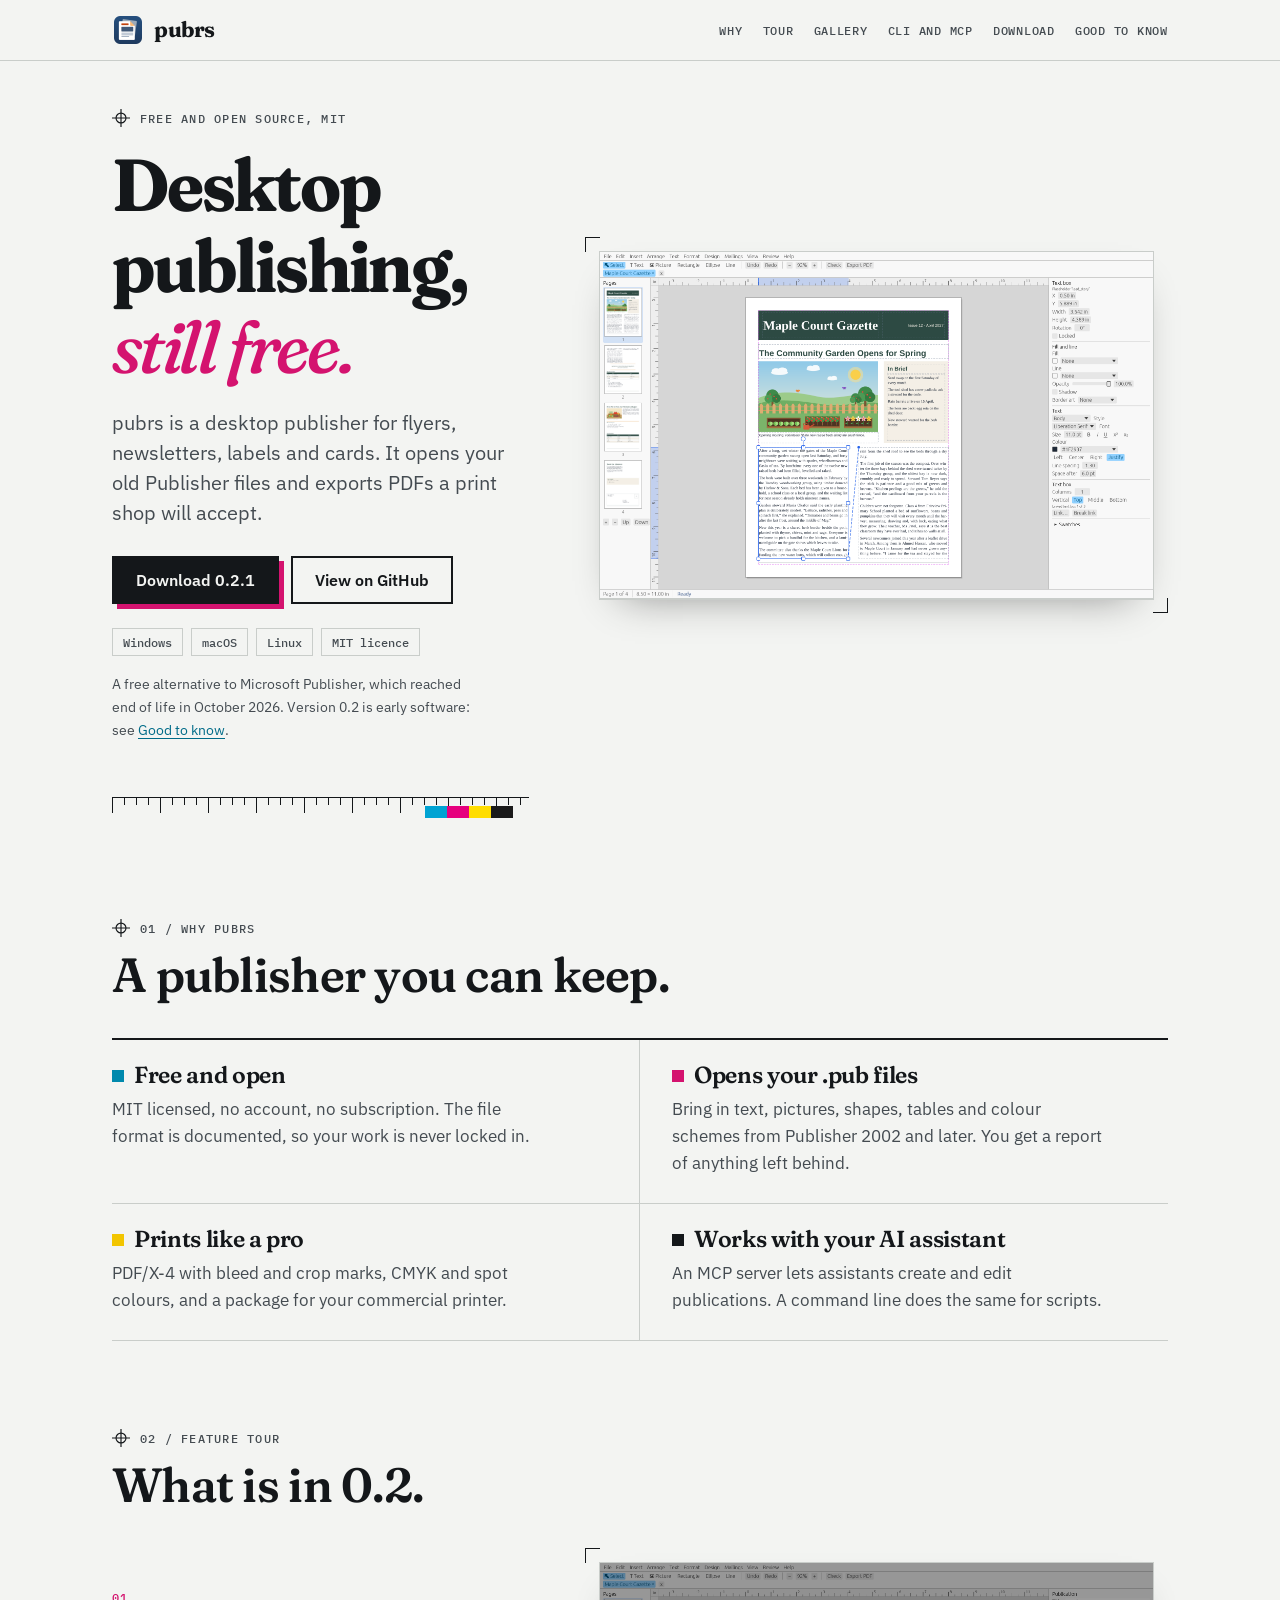
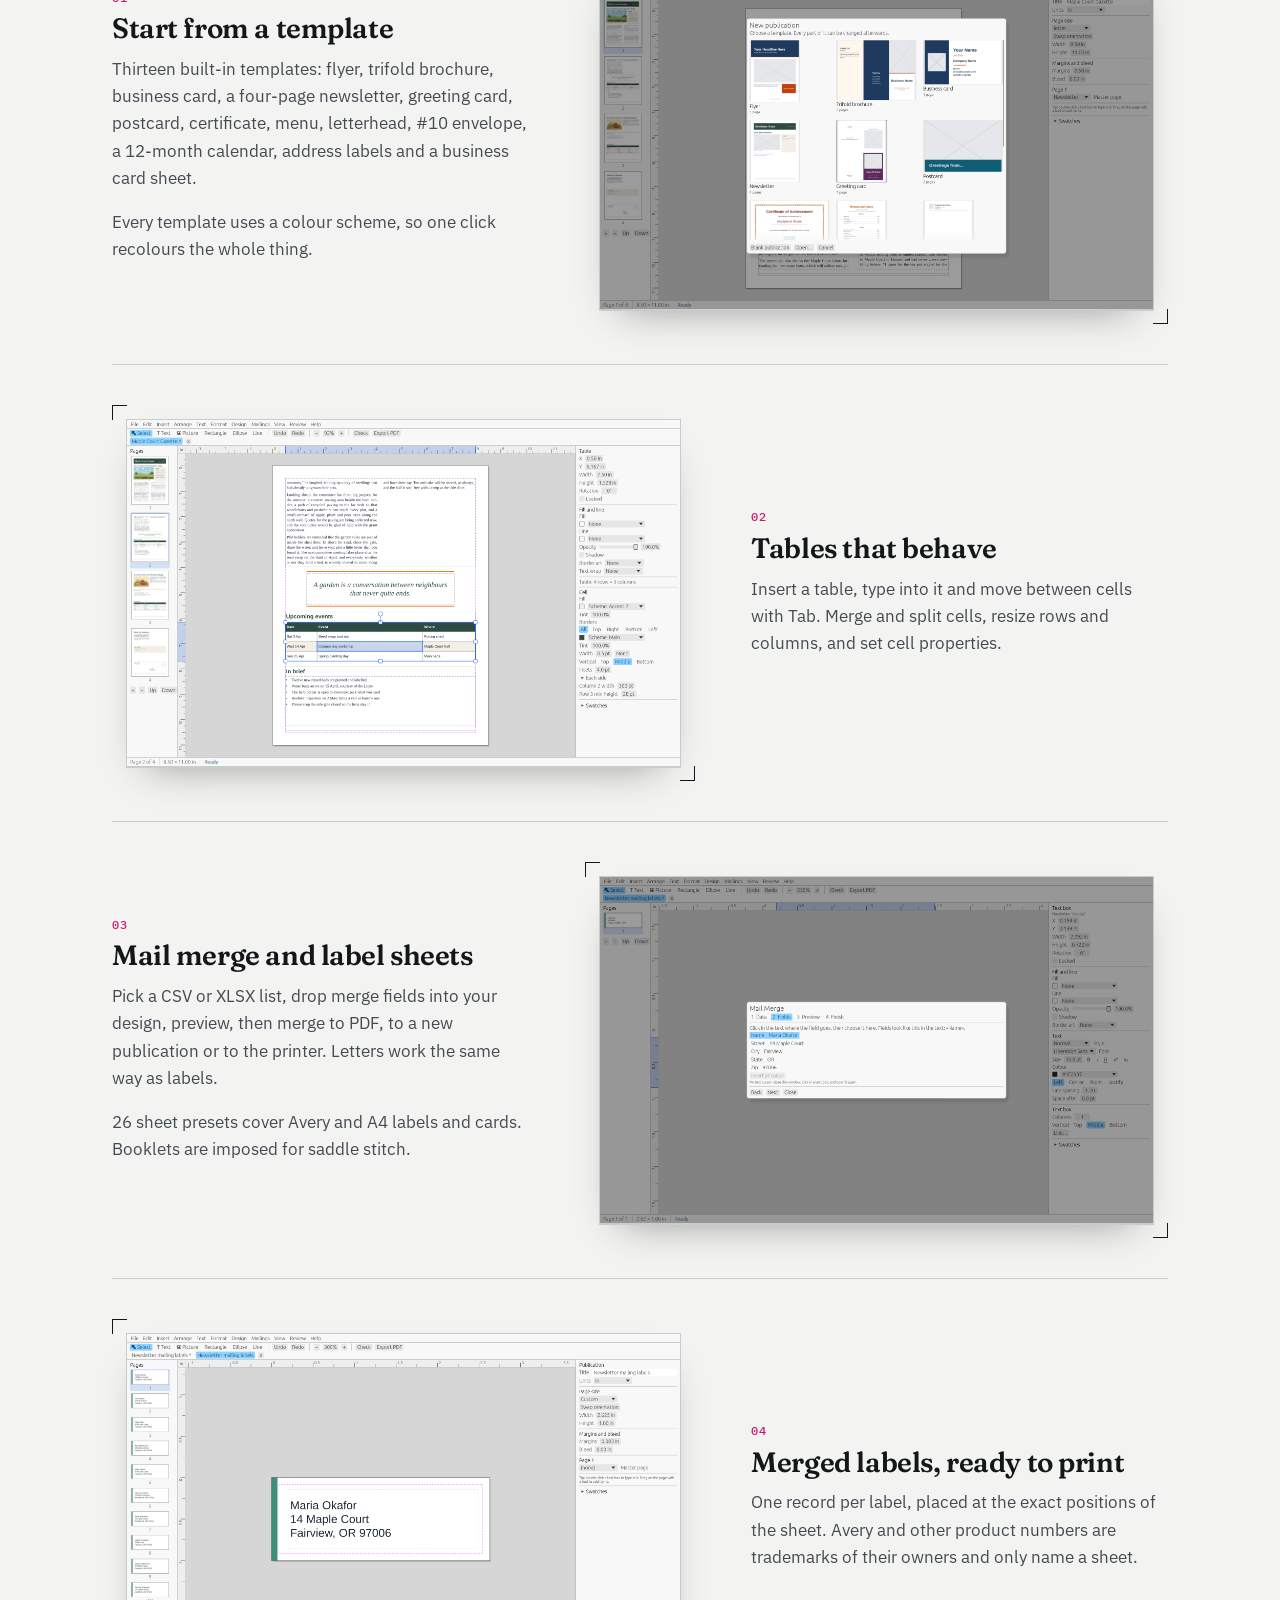
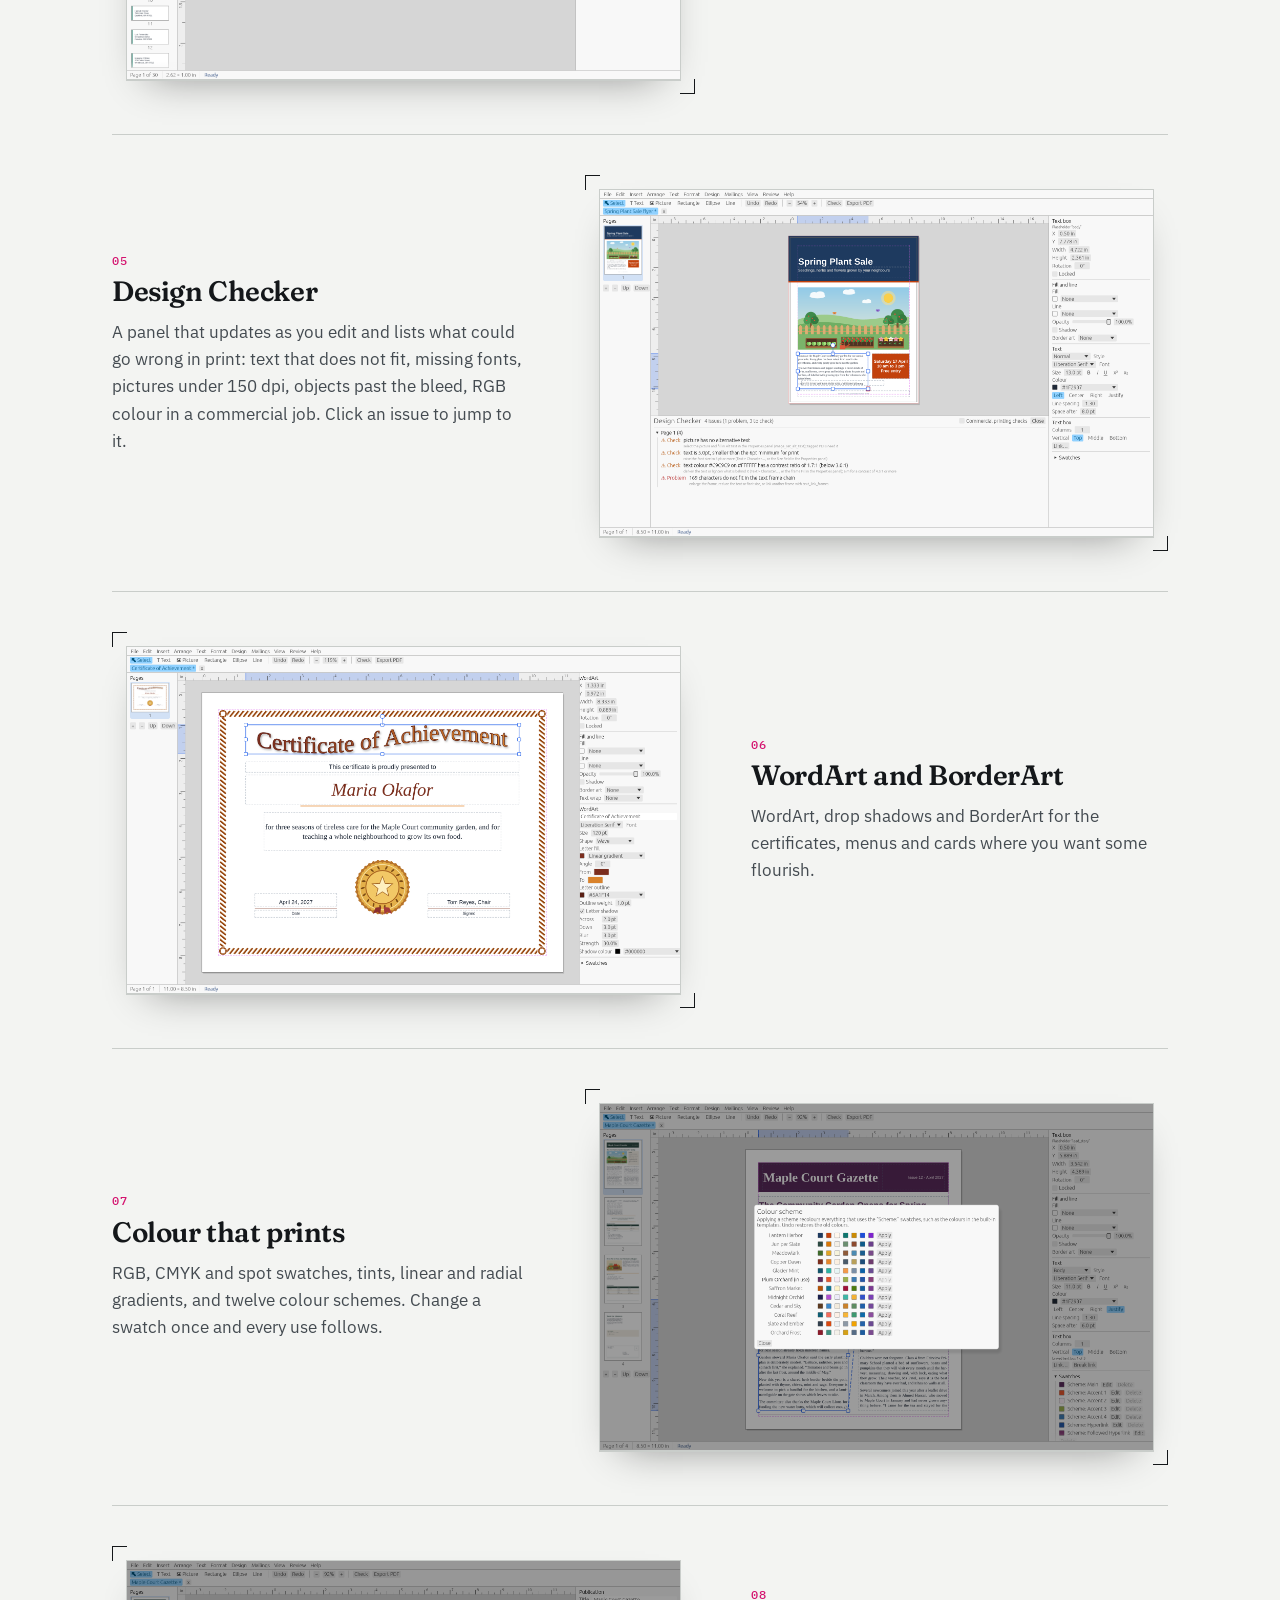
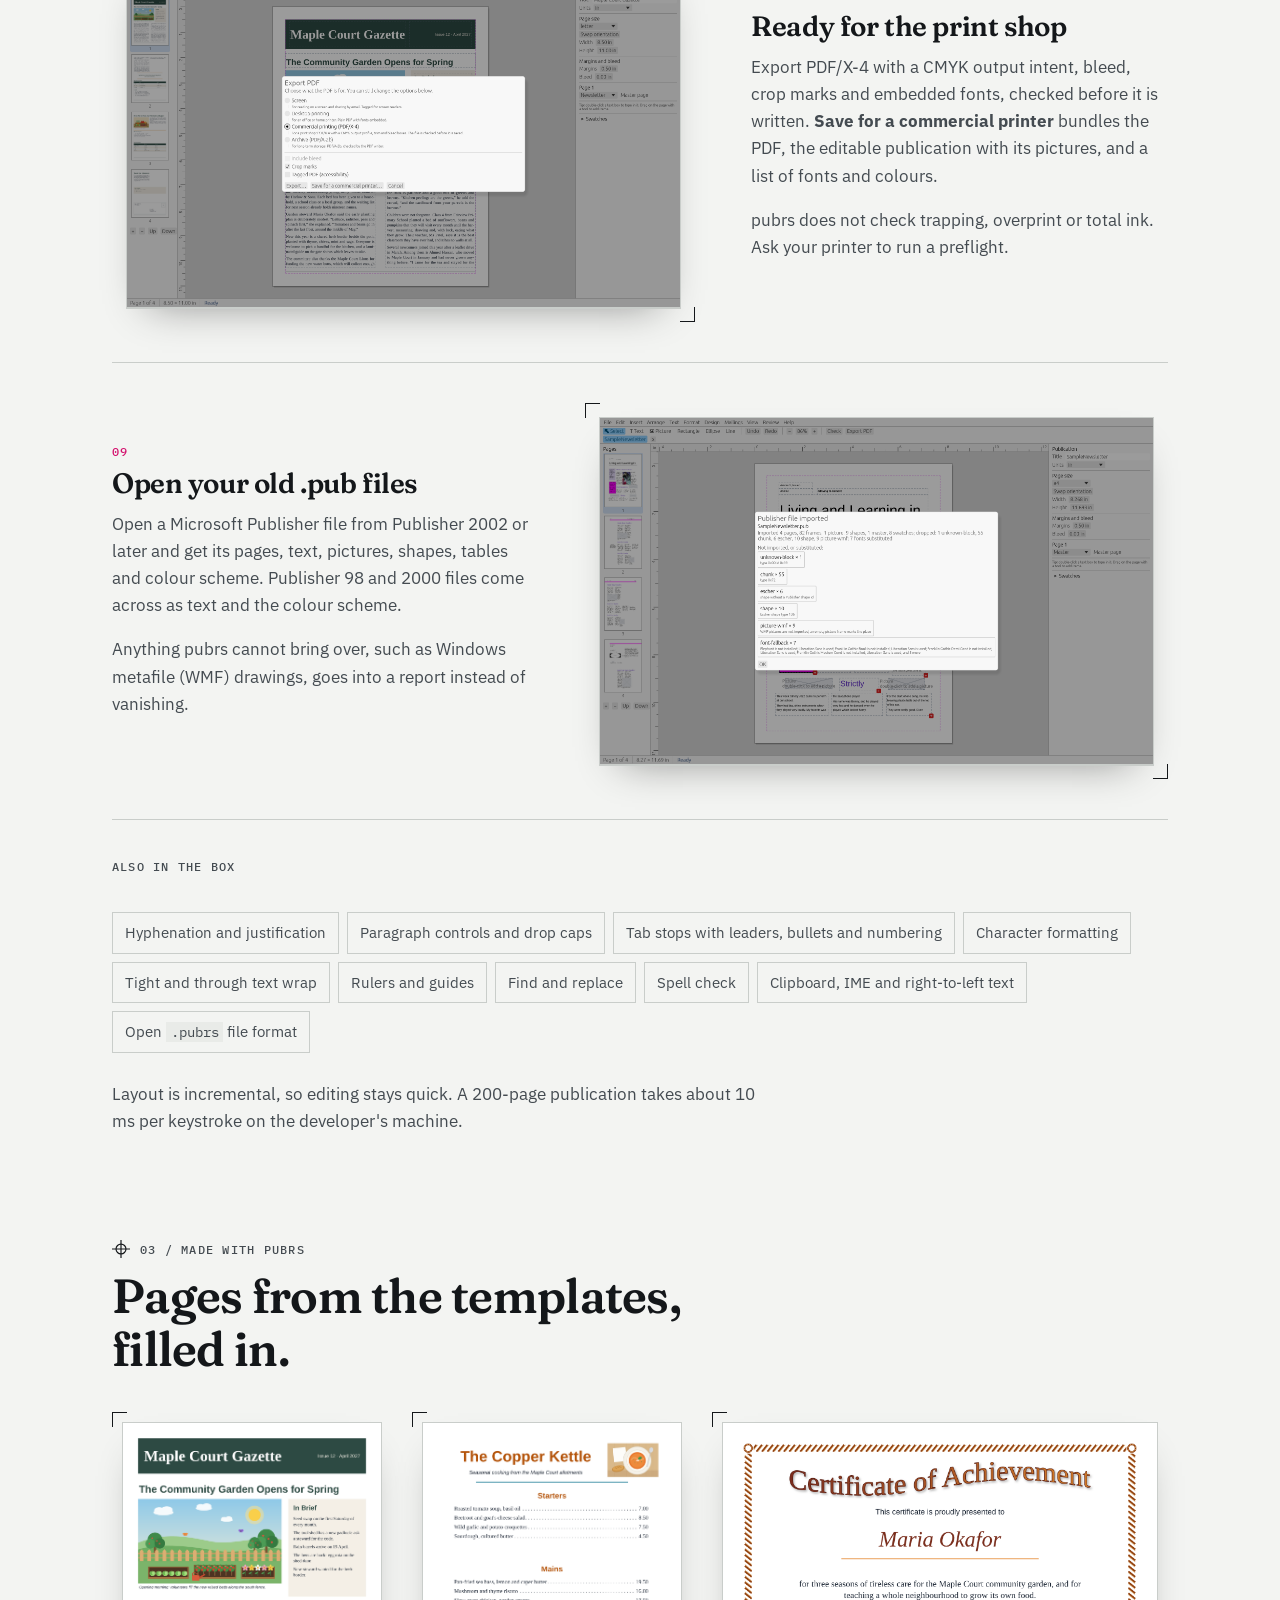
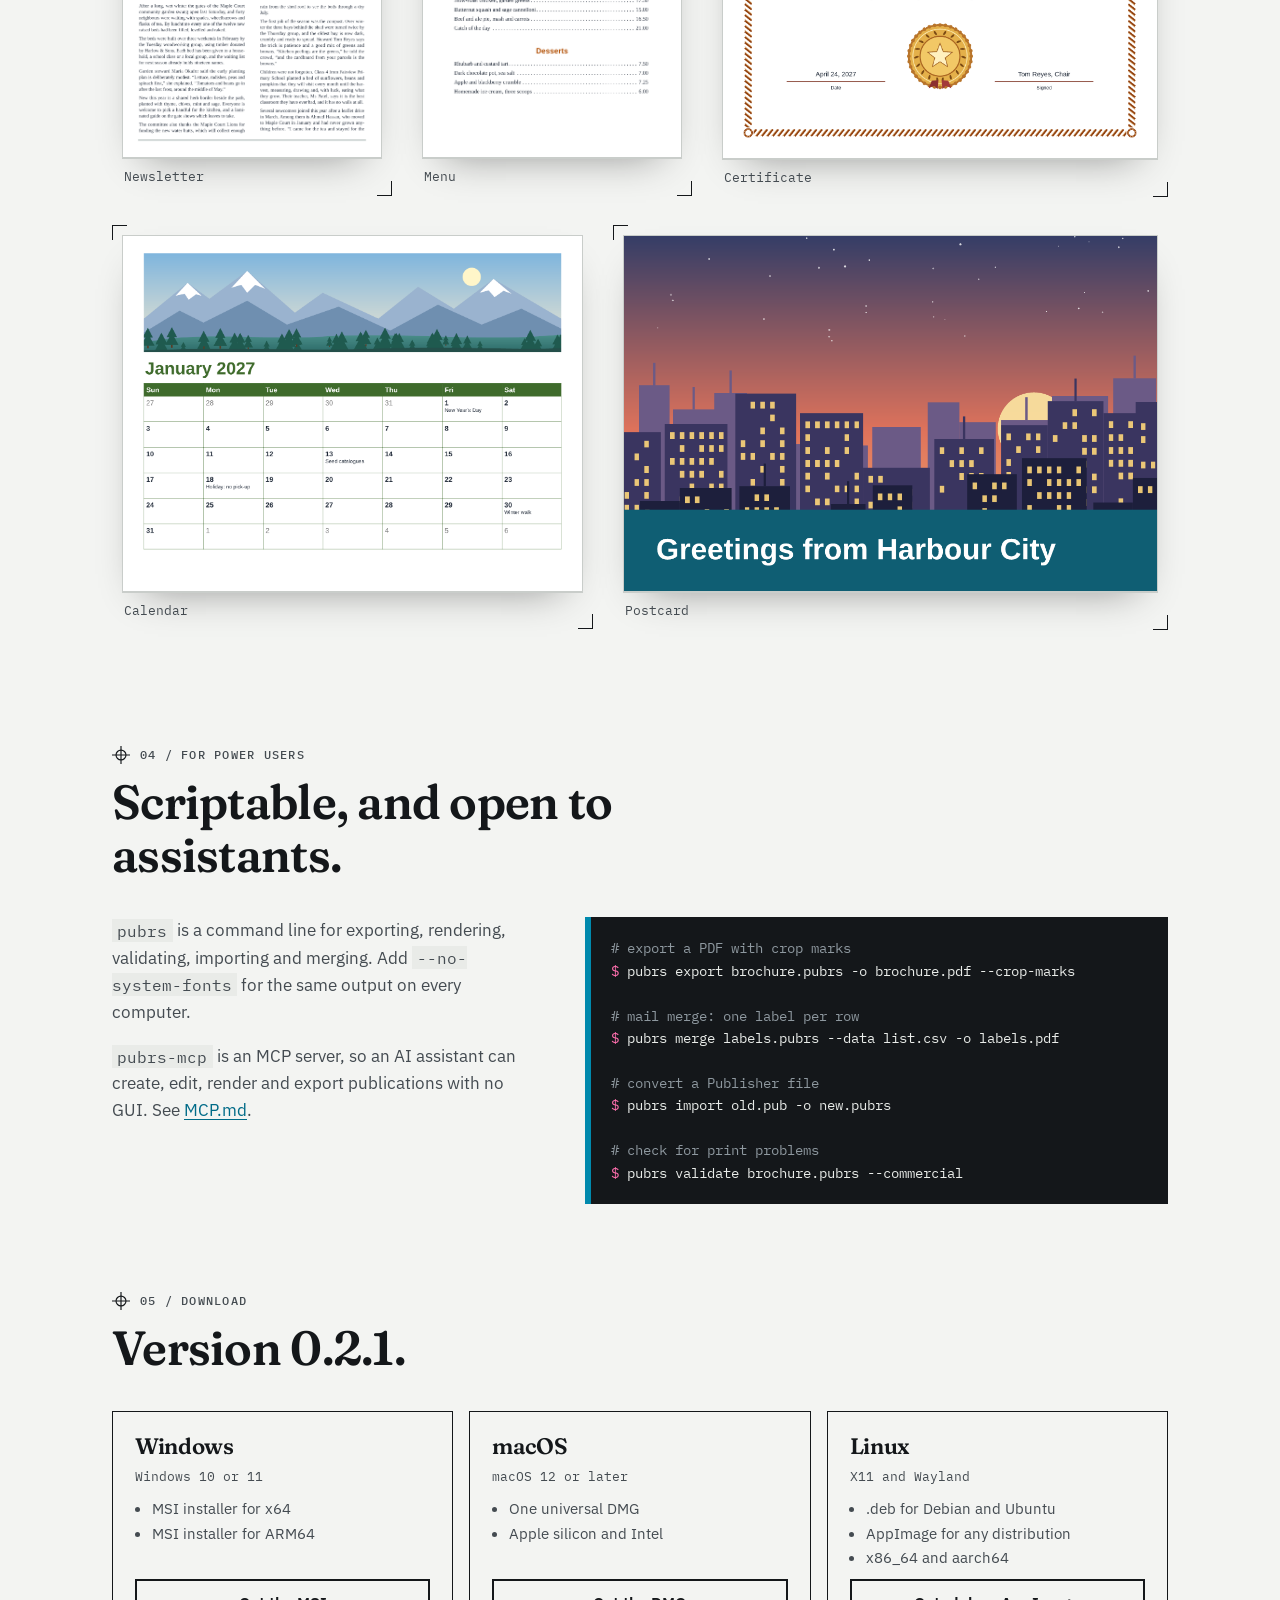
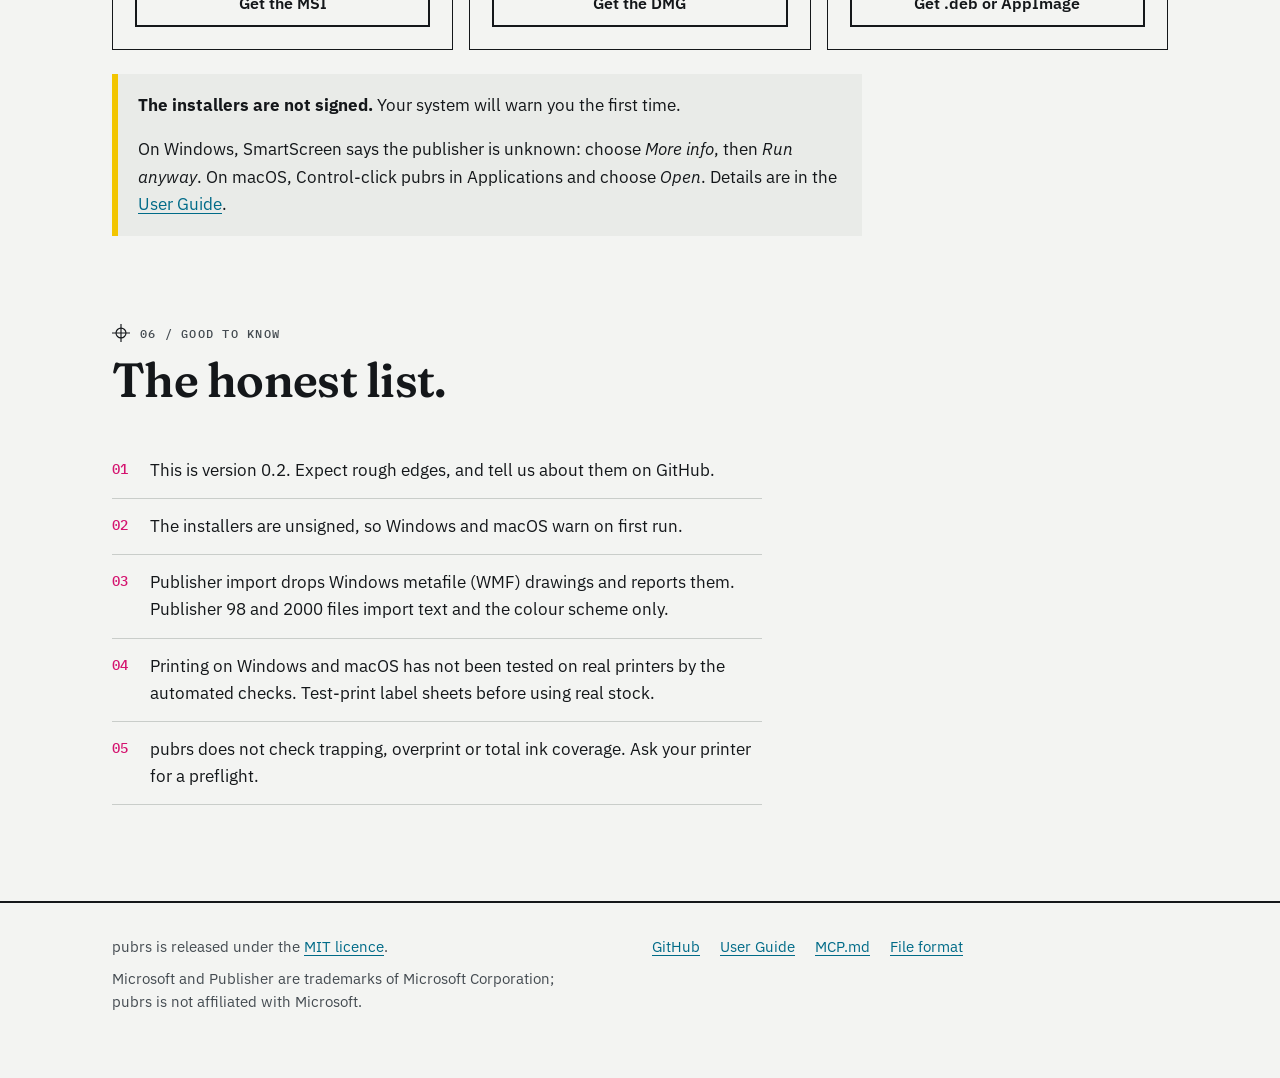
<file: site/index.html>
<!doctype html>
<html lang="en">
<head>
<meta charset="utf-8">
<meta name="viewport" content="width=device-width, initial-scale=1">
<title>pubrs - a free desktop publisher</title>
<meta name="description" content="pubrs is a free, open-source desktop publishing app for Windows, macOS and Linux. It opens Microsoft Publisher (.pub) files and exports print-shop PDF/X-4.">
<meta property="og:type" content="website">
<meta property="og:title" content="pubrs - a free desktop publisher">
<meta property="og:description" content="Free, open-source desktop publishing for Windows, macOS and Linux. Opens .pub files, mail merge, labels, PDF/X-4 for print shops.">
<meta property="og:image" content="https://donaldsteele.github.io/pubrs/assets/screens/newsletter.png">
<meta property="og:url" content="https://donaldsteele.github.io/pubrs/">
<meta name="twitter:card" content="summary_large_image">
<meta name="color-scheme" content="light dark">
<link rel="icon" type="image/png" href="favicon.png">
<link rel="apple-touch-icon" href="icon.png">
<link rel="preconnect" href="https://fonts.googleapis.com">
<link rel="preconnect" href="https://fonts.gstatic.com" crossorigin>
<link href="https://fonts.googleapis.com/css2?family=Fraunces:ital,opsz,wght@0,9..144,500..700;1,9..144,500&amp;family=IBM+Plex+Mono:wght@400;500&amp;family=IBM+Plex+Sans:wght@400;500;600&amp;display=swap" rel="stylesheet">
<link rel="stylesheet" href="styles.css">
</head>
<body>
<a class="skip" href="#main">Skip to content</a>
<header class="top">
<div class="wrap">
<a class="brand" href="#top"><img src="icon.png" width="32" height="32" alt="">pubrs</a>
<nav aria-label="Sections"><a href="#why">Why</a><a href="#tour" class="opt">Tour</a><a href="#made" class="opt">Gallery</a><a href="#power" class="opt">CLI and MCP</a><a href="#download">Download</a><a href="#good-to-know" class="opt">Good to know</a></nav>
</div>
</header>
<main id="main">
<div class="hero" id="top">
<div class="wrap">
<div>
<p class="folio"><svg class="reg" viewBox="0 0 20 20" fill="none" stroke="currentColor" stroke-width="1.3" aria-hidden="true"><circle cx="10" cy="10" r="5.5"/><path d="M10 0v20M0 10h20"/></svg><span>Free and open source, MIT</span></p>
<h1>Desktop publishing, <em>still free.</em></h1>
<p class="lede">pubrs is a desktop publisher for flyers, newsletters, labels and cards. It opens your old Publisher files and exports PDFs a print shop will accept.</p>
<div class="cta"><a class="btn primary" href="https://github.com/donaldsteele/pubrs/releases/latest">Download 0.2.1</a><a class="btn secondary" href="https://github.com/donaldsteele/pubrs">View on GitHub</a></div>
<ul class="badges" aria-label="Platforms"><li>Windows</li><li>macOS</li><li>Linux</li><li>MIT licence</li></ul>
<p class="hero-note">A free alternative to Microsoft Publisher, which reached end of life in October 2026. Version 0.2 is early software: see <a href="#good-to-know">Good to know</a>.</p>
</div>
<figure class="frame"><a href="assets/screens/newsletter.png" aria-label="Open full size: a newsletter in pubrs"><img src="assets/screens/newsletter.png" width="2160" height="1350" alt="The pubrs editor showing the first page of a four-page community newsletter, with the lead story selected and the properties panel open" fetchpriority="high"></a></figure>
</div>
<div class="wrap"><div class="ruler" role="presentation"><span class="cmyk" aria-hidden="true"><i></i><i></i><i></i><i></i></span></div></div>
</div>

<section id="why"><div class="wrap">
<div class="sec-head"><p class="folio"><svg class="reg" viewBox="0 0 20 20" fill="none" stroke="currentColor" stroke-width="1.3" aria-hidden="true"><circle cx="10" cy="10" r="5.5"/><path d="M10 0v20M0 10h20"/></svg><span>01 / Why pubrs</span></p><h2>A publisher you can keep.</h2></div>
<div class="why">
<div><h3><span style="background:var(--cyan)"></span>Free and open</h3><p>MIT licensed, no account, no subscription. The file format is documented, so your work is never locked in.</p></div>
<div><h3><span style="background:var(--magenta)"></span>Opens your .pub files</h3><p>Bring in text, pictures, shapes, tables and colour schemes from Publisher 2002 and later. You get a report of anything left behind.</p></div>
<div><h3><span style="background:var(--yellow)"></span>Prints like a pro</h3><p>PDF/X-4 with bleed and crop marks, CMYK and spot colours, and a package for your commercial printer.</p></div>
<div><h3><span style="background:var(--ink)"></span>Works with your AI assistant</h3><p>An MCP server lets assistants create and edit publications. A command line does the same for scripts.</p></div>
</div>
</div></section>

<section id="tour"><div class="wrap">
<div class="sec-head"><p class="folio"><svg class="reg" viewBox="0 0 20 20" fill="none" stroke="currentColor" stroke-width="1.3" aria-hidden="true"><circle cx="10" cy="10" r="5.5"/><path d="M10 0v20M0 10h20"/></svg><span>02 / Feature tour</span></p><h2>What is in 0.2.</h2></div>
<article class="row"><div><span class="tag">01</span><h3>Start from a template</h3><p>Thirteen built-in templates: flyer, trifold brochure, business card, a four-page newsletter, greeting card, postcard, certificate, menu, letterhead, #10 envelope, a 12-month calendar, address labels and a business card sheet.</p><p>Every template uses a colour scheme, so one click recolours the whole thing.</p></div><figure class="frame "><a href="assets/screens/templates.png" aria-label="Open full size: The New from Template gallery open over a newsletter"><img src="assets/screens/templates.png" width="2160" height="1350" loading="lazy" alt="The New from Template gallery open over a newsletter"></a></figure></article>
<article class="row flip"><div><span class="tag">02</span><h3>Tables that behave</h3><p>Insert a table, type into it and move between cells with Tab. Merge and split cells, resize rows and columns, and set cell properties.</p></div><figure class="frame "><a href="assets/screens/tables.png" aria-label="Open full size: A newsletter page with a filled events table, a cell selected and the cell properties open"><img src="assets/screens/tables.png" width="2160" height="1350" loading="lazy" alt="A newsletter page with a filled events table, a cell selected and the cell properties open"></a></figure></article>
<article class="row"><div><span class="tag">03</span><h3>Mail merge and label sheets</h3><p>Pick a CSV or XLSX list, drop merge fields into your design, preview, then merge to PDF, to a new publication or to the printer. Letters work the same way as labels.</p><p>26 sheet presets cover Avery and A4 labels and cards. Booklets are imposed for saddle stitch.</p></div><figure class="frame "><a href="assets/screens/mail-merge.png" aria-label="Open full size: The Mail Merge wizard on its Fields step, over an Avery 5160 address label sheet with a 30-record list loaded"><img src="assets/screens/mail-merge.png" width="2160" height="1350" loading="lazy" alt="The Mail Merge wizard on its Fields step, over an Avery 5160 address label sheet with a 30-record list loaded"></a></figure></article>
<article class="row flip"><div><span class="tag">04</span><h3>Merged labels, ready to print</h3><p>One record per label, placed at the exact positions of the sheet. Avery and other product numbers are trademarks of their owners and only name a sheet.</p></div><figure class="frame "><a href="assets/screens/merged-labels.png" aria-label="Open full size: The merged publication: one address label per page, with real names"><img src="assets/screens/merged-labels.png" width="2160" height="1350" loading="lazy" alt="The merged publication: one address label per page, with real names"></a></figure></article>
<article class="row"><div><span class="tag">05</span><h3>Design Checker</h3><p>A panel that updates as you edit and lists what could go wrong in print: text that does not fit, missing fonts, pictures under 150 dpi, objects past the bleed, RGB colour in a commercial job. Click an issue to jump to it.</p></div><figure class="frame "><a href="assets/screens/design-checker.png" aria-label="Open full size: A flyer with the Design Checker listing four issues, including missing alt text, tiny text, low contrast and overflowing text"><img src="assets/screens/design-checker.png" width="2160" height="1350" loading="lazy" alt="A flyer with the Design Checker listing four issues, including missing alt text, tiny text, low contrast and overflowing text"></a></figure></article>
<article class="row flip"><div><span class="tag">06</span><h3>WordArt and BorderArt</h3><p>WordArt, drop shadows and BorderArt for the certificates, menus and cards where you want some flourish.</p></div><figure class="frame "><a href="assets/screens/wordart.png" aria-label="Open full size: A certificate with BorderArt and a wave-shaped WordArt title selected"><img src="assets/screens/wordart.png" width="2160" height="1350" loading="lazy" alt="A certificate with BorderArt and a wave-shaped WordArt title selected"></a></figure></article>
<article class="row"><div><span class="tag">07</span><h3>Colour that prints</h3><p>RGB, CMYK and spot swatches, tints, linear and radial gradients, and twelve colour schemes. Change a swatch once and every use follows.</p></div><figure class="frame "><a href="assets/screens/colour.png" aria-label="Open full size: The Colour Scheme dialog with the Plum Orchard scheme applied to a newsletter, and the Swatches panel open"><img src="assets/screens/colour.png" width="2160" height="1350" loading="lazy" alt="The Colour Scheme dialog with the Plum Orchard scheme applied to a newsletter, and the Swatches panel open"></a></figure></article>
<article class="row flip"><div><span class="tag">08</span><h3>Ready for the print shop</h3><p>Export PDF/X-4 with a CMYK output intent, bleed, crop marks and embedded fonts, checked before it is written. <strong>Save for a commercial printer</strong> bundles the PDF, the editable publication with its pictures, and a list of fonts and colours.</p><p>pubrs does not check trapping, overprint or total ink. Ask your printer to run a preflight.</p></div><figure class="frame "><a href="assets/screens/export.png" aria-label="Open full size: The Export PDF dialog with the Commercial printing PDF/X-4 preset selected"><img src="assets/screens/export.png" width="2160" height="1350" loading="lazy" alt="The Export PDF dialog with the Commercial printing PDF/X-4 preset selected"></a></figure></article>
<article class="row"><div><span class="tag">09</span><h3>Open your old .pub files</h3><p>Open a Microsoft Publisher file from Publisher 2002 or later and get its pages, text, pictures, shapes, tables and colour scheme. Publisher 98 and 2000 files come across as text and the colour scheme.</p><p>Anything pubrs cannot bring over, such as Windows metafile (WMF) drawings, goes into a report instead of vanishing.</p></div><figure class="frame "><a href="assets/screens/pub-import.png" aria-label="Open full size: A Publisher file imported into pubrs, with the import report dialog listing what was left out"><img src="assets/screens/pub-import.png" width="2160" height="1350" loading="lazy" alt="A Publisher file imported into pubrs, with the import report dialog listing what was left out"></a></figure></article>
<p class="also-title">Also in the box</p>
<ul class="also"><li>Hyphenation and justification</li><li>Paragraph controls and drop caps</li><li>Tab stops with leaders, bullets and numbering</li><li>Character formatting</li><li>Tight and through text wrap</li><li>Rulers and guides</li><li>Find and replace</li><li>Spell check</li><li>Clipboard, IME and right-to-left text</li><li>Open <code>.pubrs</code> file format</li></ul>
<p class="prose" style="color:var(--ink-2);margin-top:28px">Layout is incremental, so editing stays quick. A 200-page publication takes about 10 ms per keystroke on the developer's machine.</p>
</div></section>

<section id="made"><div class="wrap">
<div class="sec-head"><p class="folio"><svg class="reg" viewBox="0 0 20 20" fill="none" stroke="currentColor" stroke-width="1.3" aria-hidden="true"><circle cx="10" cy="10" r="5.5"/><path d="M10 0v20M0 10h20"/></svg><span>03 / Made with pubrs</span></p><h2>Pages from the templates, filled in.</h2></div>
<div class="gallery"><div class="grow"><figure class="frame page" style="flex:0.773 1 0"><a href="assets/screens/render-newsletter.png" aria-label="Open full size: Newsletter page rendered by pubrs"><img src="assets/screens/render-newsletter.png" width="1105" height="1430" loading="lazy" alt="Newsletter page rendered by pubrs"></a><figcaption>Newsletter</figcaption></figure><figure class="frame page" style="flex:0.773 1 0"><a href="assets/screens/render-menu.png" aria-label="Open full size: Menu page rendered by pubrs"><img src="assets/screens/render-menu.png" width="1105" height="1430" loading="lazy" alt="Menu page rendered by pubrs"></a><figcaption>Menu</figcaption></figure><figure class="frame page" style="flex:1.294 1 0"><a href="assets/screens/render-certificate.png" aria-label="Open full size: Certificate page rendered by pubrs"><img src="assets/screens/render-certificate.png" width="1430" height="1105" loading="lazy" alt="Certificate page rendered by pubrs"></a><figcaption>Certificate</figcaption></figure></div><div class="grow"><figure class="frame page" style="flex:1.294 1 0"><a href="assets/screens/render-calendar.png" aria-label="Open full size: Calendar page rendered by pubrs"><img src="assets/screens/render-calendar.png" width="1430" height="1105" loading="lazy" alt="Calendar page rendered by pubrs"></a><figcaption>Calendar</figcaption></figure><figure class="frame page" style="flex:1.500 1 0"><a href="assets/screens/render-postcard.png" aria-label="Open full size: Postcard page rendered by pubrs"><img src="assets/screens/render-postcard.png" width="1020" height="680" loading="lazy" alt="Postcard page rendered by pubrs"></a><figcaption>Postcard</figcaption></figure></div></div>
</div></section>

<section id="power"><div class="wrap">
<div class="sec-head"><p class="folio"><svg class="reg" viewBox="0 0 20 20" fill="none" stroke="currentColor" stroke-width="1.3" aria-hidden="true"><circle cx="10" cy="10" r="5.5"/><path d="M10 0v20M0 10h20"/></svg><span>04 / For power users</span></p><h2>Scriptable, and open to assistants.</h2></div>
<div class="power">
<div>
<p><code>pubrs</code> is a command line for exporting, rendering, validating, importing and merging. Add <code>--no-system-fonts</code> for the same output on every computer.</p>
<p><code>pubrs-mcp</code> is an MCP server, so an AI assistant can create, edit, render and export publications with no GUI. See <a href="https://github.com/donaldsteele/pubrs/blob/main/MCP.md">MCP.md</a>.</p>
</div>
<pre aria-label="Command line examples"><code><span class="c"># export a PDF with crop marks</span>
<span class="p">$ </span>pubrs export brochure.pubrs -o brochure.pdf --crop-marks

<span class="c"># mail merge: one label per row</span>
<span class="p">$ </span>pubrs merge labels.pubrs --data list.csv -o labels.pdf

<span class="c"># convert a Publisher file</span>
<span class="p">$ </span>pubrs import old.pub -o new.pubrs

<span class="c"># check for print problems</span>
<span class="p">$ </span>pubrs validate brochure.pubrs --commercial</code></pre>
</div>
</div></section>

<section id="download"><div class="wrap">
<div class="sec-head"><p class="folio"><svg class="reg" viewBox="0 0 20 20" fill="none" stroke="currentColor" stroke-width="1.3" aria-hidden="true"><circle cx="10" cy="10" r="5.5"/><path d="M10 0v20M0 10h20"/></svg><span>05 / Download</span></p><h2>Version 0.2.1.</h2></div>
<div class="dl">
<div class="card"><h3>Windows</h3><p class="req">Windows 10 or 11</p><ul><li>MSI installer for x64</li><li>MSI installer for ARM64</li></ul><a class="btn" href="https://github.com/donaldsteele/pubrs/releases/latest">Get the MSI</a></div>
<div class="card"><h3>macOS</h3><p class="req">macOS 12 or later</p><ul><li>One universal DMG</li><li>Apple silicon and Intel</li></ul><a class="btn" href="https://github.com/donaldsteele/pubrs/releases/latest">Get the DMG</a></div>
<div class="card"><h3>Linux</h3><p class="req">X11 and Wayland</p><ul><li>.deb for Debian and Ubuntu</li><li>AppImage for any distribution</li><li>x86_64 and aarch64</li></ul><a class="btn" href="https://github.com/donaldsteele/pubrs/releases/latest">Get .deb or AppImage</a></div>
</div>
<div class="warn">
<p><strong>The installers are not signed.</strong> Your system will warn you the first time.</p>
<p>On Windows, SmartScreen says the publisher is unknown: choose <em>More info</em>, then <em>Run anyway</em>. On macOS, Control-click pubrs in Applications and choose <em>Open</em>. Details are in the <a href="https://github.com/donaldsteele/pubrs/blob/main/USER_GUIDE.md">User Guide</a>.</p>
</div>
</div></section>

<section id="good-to-know"><div class="wrap">
<div class="sec-head"><p class="folio"><svg class="reg" viewBox="0 0 20 20" fill="none" stroke="currentColor" stroke-width="1.3" aria-hidden="true"><circle cx="10" cy="10" r="5.5"/><path d="M10 0v20M0 10h20"/></svg><span>06 / Good to know</span></p><h2>The honest list.</h2></div>
<ol class="good">
<li><span>This is version 0.2. Expect rough edges, and tell us about them on GitHub.</span></li>
<li><span>The installers are unsigned, so Windows and macOS warn on first run.</span></li>
<li><span>Publisher import drops Windows metafile (WMF) drawings and reports them. Publisher 98 and 2000 files import text and the colour scheme only.</span></li>
<li><span>Printing on Windows and macOS has not been tested on real printers by the automated checks. Test-print label sheets before using real stock.</span></li>
<li><span>pubrs does not check trapping, overprint or total ink coverage. Ask your printer for a preflight.</span></li>
</ol>
</div></section>
</main>

<footer>
<div class="wrap">
<div>
<p>pubrs is released under the <a href="https://github.com/donaldsteele/pubrs/blob/main/LICENSE">MIT licence</a>.</p>
<p>Microsoft and Publisher are trademarks of Microsoft Corporation; pubrs is not affiliated with Microsoft.</p>
</div>
<ul aria-label="Documentation">
<li><a href="https://github.com/donaldsteele/pubrs">GitHub</a></li>
<li><a href="https://github.com/donaldsteele/pubrs/blob/main/USER_GUIDE.md">User Guide</a></li>
<li><a href="https://github.com/donaldsteele/pubrs/blob/main/MCP.md">MCP.md</a></li>
<li><a href="https://github.com/donaldsteele/pubrs/blob/main/FILE_FORMAT.md">File format</a></li>
</ul>
</div>
</footer>
</body>
</html>
</file>
<file: site/styles.css>
:root {
  --paper: #f3f4f2;
  --paper-2: #e9ebe8;
  --ink: #14171a;
  --ink-2: #444b51;
  --rule: #c9cdca;
  --cyan: #0089ad;
  --cyan-text: #006b88;
  --magenta: #d4136f;
  --yellow: #f2c500;
  --btn-bg: #14171a;
  --btn-fg: #f3f4f2;
  --frame: #ffffff;
  --display: "Fraunces", "Iowan Old Style", "Palatino Linotype", Palatino, Georgia, serif;
  --body: "IBM Plex Sans", "Segoe UI", system-ui, -apple-system, "Helvetica Neue", Arial, sans-serif;
  --mono: "IBM Plex Mono", ui-monospace, "SF Mono", Menlo, Consolas, "Liberation Mono", monospace;
}
@media (prefers-color-scheme: dark) {
  :root {
    --paper: #101315;
    --paper-2: #181c1f;
    --ink: #eceeed;
    --ink-2: #aab1b6;
    --rule: #2f363b;
    --cyan: #3cc0e3;
    --cyan-text: #5cc9e8;
    --magenta: #ff5ba6;
    --yellow: #ffd426;
    --btn-bg: #eceeed;
    --btn-fg: #101315;
    --frame: #1d2226;
  }
}

* { box-sizing: border-box; }
html { scroll-behavior: smooth; -webkit-text-size-adjust: 100%; }
@media (prefers-reduced-motion: reduce) { html { scroll-behavior: auto; } * { transition: none !important; } }

body {
  margin: 0;
  background: var(--paper);
  color: var(--ink);
  font: 400 1.0625rem/1.6 var(--body);
  overflow-wrap: break-word;
}
img { max-width: 100%; height: auto; display: block; }
a { color: var(--cyan-text); text-underline-offset: 3px; }
a:hover { color: var(--magenta); }
:focus-visible { outline: 3px solid var(--magenta); outline-offset: 3px; border-radius: 2px; }
code, pre, kbd { font-family: var(--mono); }
code { font-size: 0.92em; background: var(--paper-2); padding: 0.1em 0.35em; }
h1, h2, h3 { font-family: var(--display); font-weight: 600; line-height: 1.1; letter-spacing: -0.015em; margin: 0; font-variation-settings: "SOFT" 50, "WONK" 0; }
p { margin: 0 0 1em; }

.wrap { width: 100%; max-width: 70rem; margin: 0 auto; padding: 0 16px; }
@media (min-width: 720px) { .wrap { padding: 0 32px; } }
.prose { max-width: 65ch; }

.skip { position: absolute; left: -999px; top: 0; background: var(--ink); color: var(--paper); padding: 8px 14px; z-index: 10; }
.skip:focus { left: 8px; top: 8px; }

/* header */
.top { border-bottom: 1px solid var(--rule); }
.top .wrap { display: flex; align-items: center; justify-content: space-between; gap: 16px; padding-top: 14px; padding-bottom: 14px; flex-wrap: wrap; }
.brand { display: inline-flex; align-items: center; gap: 10px; font: 700 1.35rem/1 var(--display); color: var(--ink); text-decoration: none; letter-spacing: -0.02em; }
.brand img { width: 32px; height: 32px; }
.top nav { display: flex; gap: 6px 20px; flex-wrap: wrap; font: 500 0.78rem/1 var(--mono); text-transform: uppercase; letter-spacing: 0.06em; }
.top nav a { color: var(--ink-2); text-decoration: none; padding: 8px 0; }
.top nav a:hover { color: var(--magenta); }
@media (max-width: 560px) { .top nav .opt { display: none; } }

/* hero */
.hero { padding: 48px 0 0; position: relative; }
.hero .wrap { display: grid; gap: 40px; }
@media (min-width: 960px) { .hero .wrap { grid-template-columns: minmax(0, 5fr) minmax(0, 7fr); align-items: center; gap: 56px; } }
.folio { font: 500 0.78rem/1.2 var(--mono); text-transform: uppercase; letter-spacing: 0.1em; color: var(--ink-2); margin-bottom: 18px; display: flex; align-items: center; gap: 10px; }
.reg { width: 18px; height: 18px; flex: none; color: var(--ink); }
.hero h1 { font-size: clamp(2.6rem, 7vw, 4.6rem); font-weight: 700; letter-spacing: -0.03em; }
.hero h1 em { font-style: italic; font-weight: 500; color: var(--magenta); }
.lede { font-size: 1.25rem; line-height: 1.5; color: var(--ink-2); margin: 20px 0 28px; max-width: 34ch; }
.cta { display: flex; flex-wrap: wrap; gap: 12px; margin-bottom: 24px; }
.btn { display: inline-flex; align-items: center; min-height: 48px; padding: 0 22px; font: 600 1rem/1 var(--body); text-decoration: none; border: 2px solid var(--ink); color: var(--ink); background: transparent; }
.btn.primary { background: var(--btn-bg); color: var(--btn-fg); box-shadow: 5px 5px 0 var(--magenta); }
.btn.primary:hover { color: var(--btn-fg); transform: translate(-1px, -1px); box-shadow: 6px 6px 0 var(--magenta); }
.btn.secondary:hover { background: var(--ink); color: var(--paper); }
.badges { list-style: none; margin: 0; padding: 0; display: flex; flex-wrap: wrap; gap: 8px; font: 500 0.78rem/1 var(--mono); }
.badges li { border: 1px solid var(--rule); padding: 7px 10px; color: var(--ink-2); }
.hero-note { font-size: 0.9rem; color: var(--ink-2); margin: 16px 0 0; max-width: 46ch; }

/* ruler under hero */
.ruler { margin-top: 56px; height: 34px; border-top: 1px solid var(--ink); position: relative; color: var(--ink-2);
  background:
    repeating-linear-gradient(90deg, var(--ink) 0 1px, transparent 1px 12px) 0 0 / 100% 7px no-repeat,
    repeating-linear-gradient(90deg, var(--ink) 0 1px, transparent 1px 48px) 0 0 / 100% 15px no-repeat; }
.cmyk { position: absolute; right: 16px; top: 8px; display: flex; gap: 0; }
.cmyk i { width: 22px; height: 12px; display: block; }
.cmyk i:nth-child(1) { background: #00a3d3; } .cmyk i:nth-child(2) { background: #e6007e; }
.cmyk i:nth-child(3) { background: #ffdd00; } .cmyk i:nth-child(4) { background: #1a1a1a; }
@media (prefers-color-scheme: dark) { .cmyk i:nth-child(4) { background: #eceeed; } }

/* image frames with crop marks */
.frame { margin: 0; position: relative; padding: 14px; }
.frame a { display: block; background: var(--frame); border: 1px solid var(--rule); box-shadow: 0 1px 0 var(--rule), 0 18px 40px -22px rgba(0, 0, 0, 0.45); }
.frame img { width: 100%; aspect-ratio: 16 / 10; object-fit: cover; object-position: top left; background:
  linear-gradient(var(--paper-2), var(--paper-2)); }
.frame.page img { aspect-ratio: 17 / 22; object-fit: contain; object-position: center; }
.frame::before, .frame::after { content: ""; position: absolute; width: 14px; height: 14px; border-color: var(--ink); border-style: solid; pointer-events: none; }
.frame::before { top: 0; left: 0; border-width: 1px 0 0 1px; }
.frame::after { bottom: 0; right: 0; border-width: 0 1px 1px 0; }
.frame figcaption { font: 400 0.8rem/1.4 var(--mono); color: var(--ink-2); padding: 10px 2px 0; }

/* sections */
section { padding: 88px 0 0; }
.sec-head { margin-bottom: 36px; }
.sec-head .folio { margin-bottom: 12px; }
.sec-head h2 { font-size: clamp(1.9rem, 4.5vw, 3rem); max-width: 20ch; }

.why { display: grid; gap: 0; border-top: 2px solid var(--ink); }
@media (min-width: 720px) { .why { grid-template-columns: repeat(2, 1fr); } .why > div:nth-child(odd) { border-right: 1px solid var(--rule); padding-right: 32px; } .why > div:nth-child(even) { padding-left: 32px; } }
.why > div { padding: 22px 0 26px; border-bottom: 1px solid var(--rule); }
.why h3 { font-size: 1.45rem; margin-bottom: 8px; }
.why h3 span { display: inline-block; width: 12px; height: 12px; margin-right: 10px; vertical-align: 1px; }
.why p { margin: 0; color: var(--ink-2); max-width: 44ch; }

.row { display: grid; gap: 22px; padding: 40px 0; border-bottom: 1px solid var(--rule); align-items: center; }
.row:first-of-type { padding-top: 0; }
@media (min-width: 900px) {
  .row { grid-template-columns: minmax(0, 5fr) minmax(0, 7fr); gap: 56px; }
  .row.flip { grid-template-columns: minmax(0, 7fr) minmax(0, 5fr); }
  .row.flip .frame { order: -1; }
}
.row h3 { font-size: 1.75rem; margin-bottom: 12px; }
.row p { color: var(--ink-2); max-width: 52ch; }
.row ul { margin: 0; padding-left: 1.1em; color: var(--ink-2); max-width: 52ch; }
.row li { margin-bottom: 4px; }
.tag { font: 500 0.72rem/1 var(--mono); text-transform: uppercase; letter-spacing: 0.1em; color: var(--magenta); display: block; margin-bottom: 10px; }

.also { margin-top: 40px; display: flex; flex-wrap: wrap; gap: 8px; list-style: none; padding: 0; }
.also li { border: 1px solid var(--rule); padding: 8px 12px; font-size: 0.92rem; color: var(--ink-2); }
.also-title { font: 500 0.78rem/1 var(--mono); text-transform: uppercase; letter-spacing: 0.1em; margin: 40px 0 12px; color: var(--ink-2); }

.gallery { display: grid; grid-template-columns: repeat(auto-fit, minmax(min(100%, 200px), 1fr)); gap: 12px 20px; }
.gallery .frame { padding: 10px; }

.power { display: grid; gap: 32px; }
@media (min-width: 900px) { .power { grid-template-columns: minmax(0, 5fr) minmax(0, 7fr); gap: 56px; align-items: start; } }
pre { margin: 0; background: #14171a; color: #e9ece9; padding: 20px; overflow-x: auto; font-size: 0.85rem; line-height: 1.65; border-left: 6px solid var(--cyan); }
pre code { background: none; padding: 0; font-size: inherit; color: inherit; }
pre .c { color: #8e989f; }
pre .p { color: #ff6fae; user-select: none; }
.power p { color: var(--ink-2); }

.dl { display: grid; gap: 16px; }
@media (min-width: 800px) { .dl { grid-template-columns: repeat(3, 1fr); } }
.card { border: 1px solid var(--ink); padding: 22px; background: var(--paper); display: flex; flex-direction: column; gap: 10px; }
.card h3 { font-size: 1.4rem; }
.card .req { font: 400 0.8rem/1.4 var(--mono); color: var(--ink-2); margin: 0; }
.card ul { margin: 0; padding-left: 1.1em; color: var(--ink-2); font-size: 0.95rem; }
.card .btn { margin-top: auto; justify-content: center; }
.warn { margin-top: 24px; padding: 18px 20px; border-left: 6px solid var(--yellow); background: var(--paper-2); max-width: 75ch; }
.warn p:last-child { margin-bottom: 0; }

.good { margin: 0; padding: 0; list-style: none; max-width: 65ch; counter-reset: g; }
.good li { counter-increment: g; display: grid; grid-template-columns: 2.4rem 1fr; padding: 14px 0; border-bottom: 1px solid var(--rule); }
.good li::before { content: counter(g, decimal-leading-zero); font: 500 0.85rem/1.9 var(--mono); color: var(--magenta); }

footer { margin-top: 96px; border-top: 2px solid var(--ink); padding: 32px 0 56px; font-size: 0.92rem; color: var(--ink-2); }
footer .wrap { display: grid; gap: 24px; }
@media (min-width: 800px) { footer .wrap { grid-template-columns: 1fr 1fr; } }
footer ul { list-style: none; margin: 0; padding: 0; display: flex; flex-wrap: wrap; gap: 6px 20px; }
footer p { margin: 0 0 8px; max-width: 52ch; }

/* gallery rows: flex-grow follows aspect ratio so pages in a row share a height */
.gallery { display: block; }
.grow { display: flex; gap: 20px; align-items: flex-start; margin-bottom: 28px; }
.grow .frame { min-width: 0; padding: 10px; }
.frame.page img { aspect-ratio: auto; height: auto; object-fit: contain; }
@media (max-width: 640px) { .grow { flex-direction: column; align-items: stretch; margin-bottom: 0; gap: 20px; } .grow .frame { flex: none !important; margin-bottom: 8px; } }
</file>
